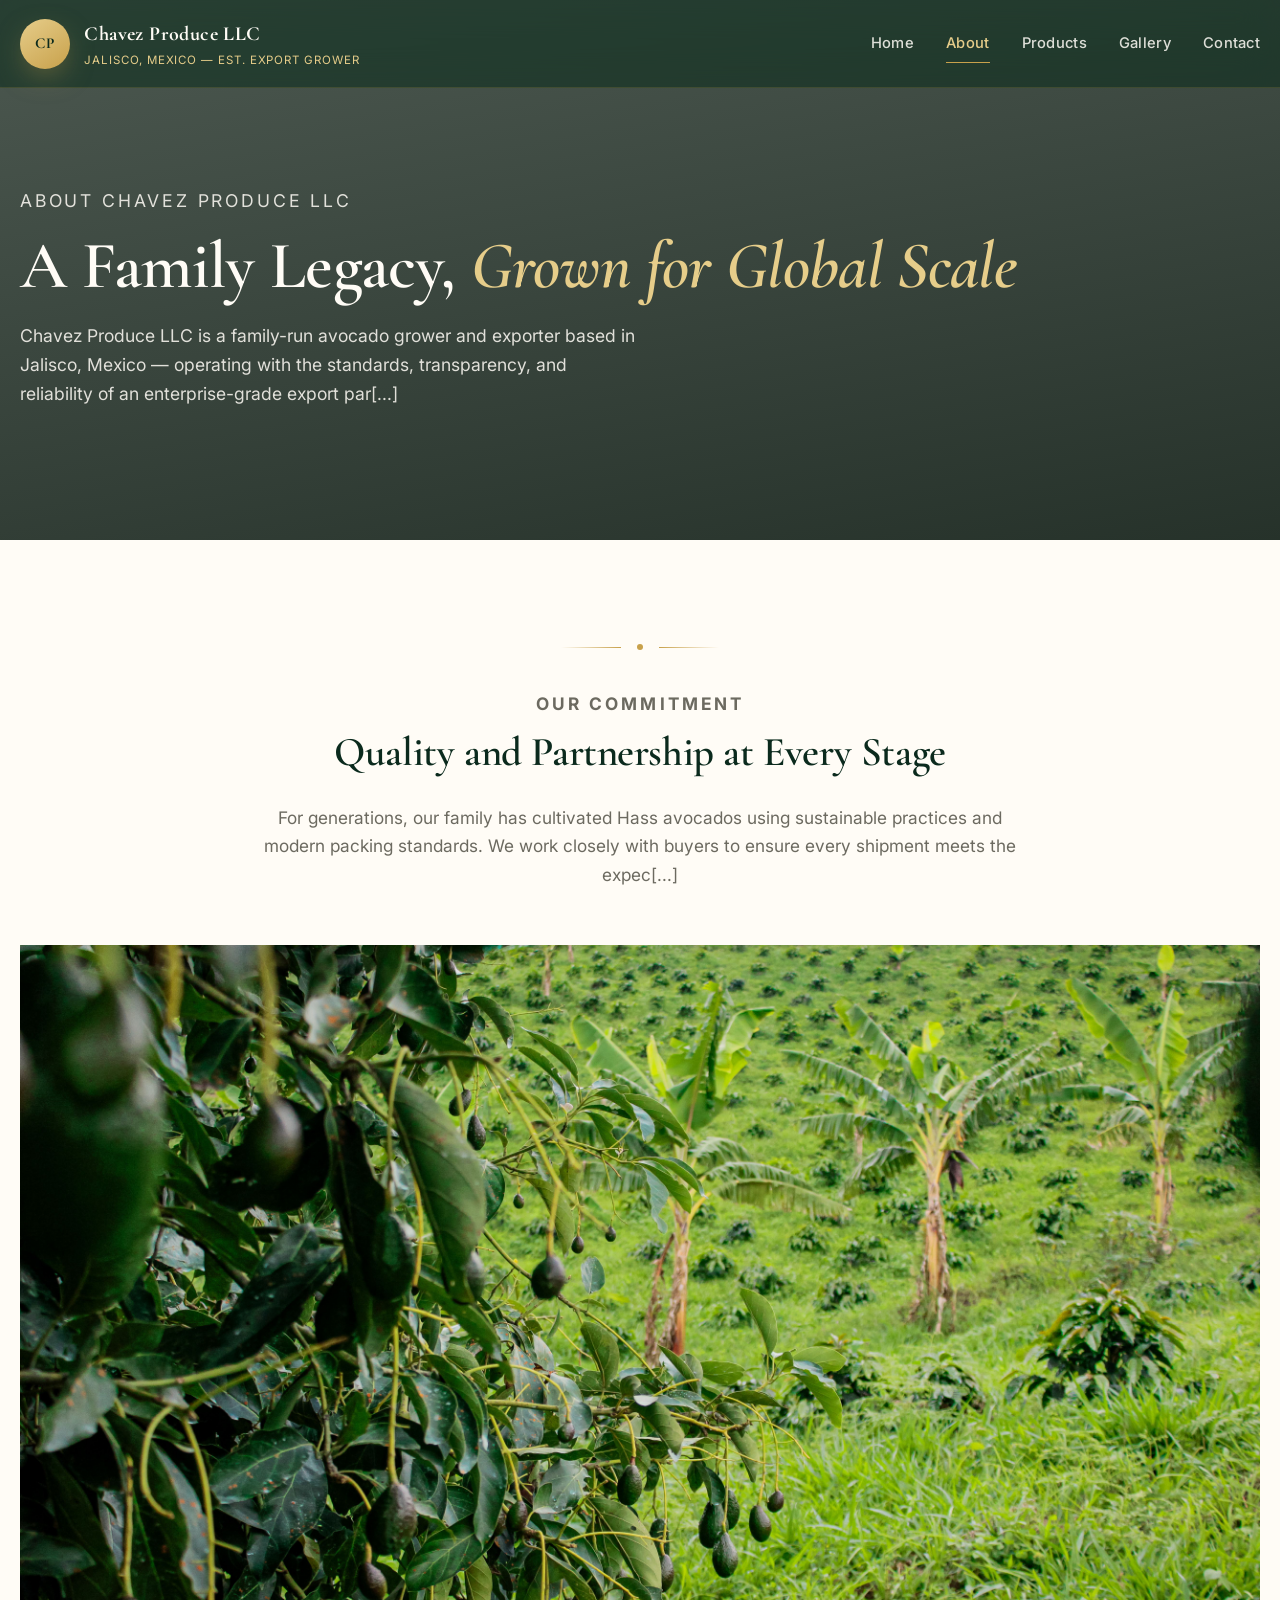
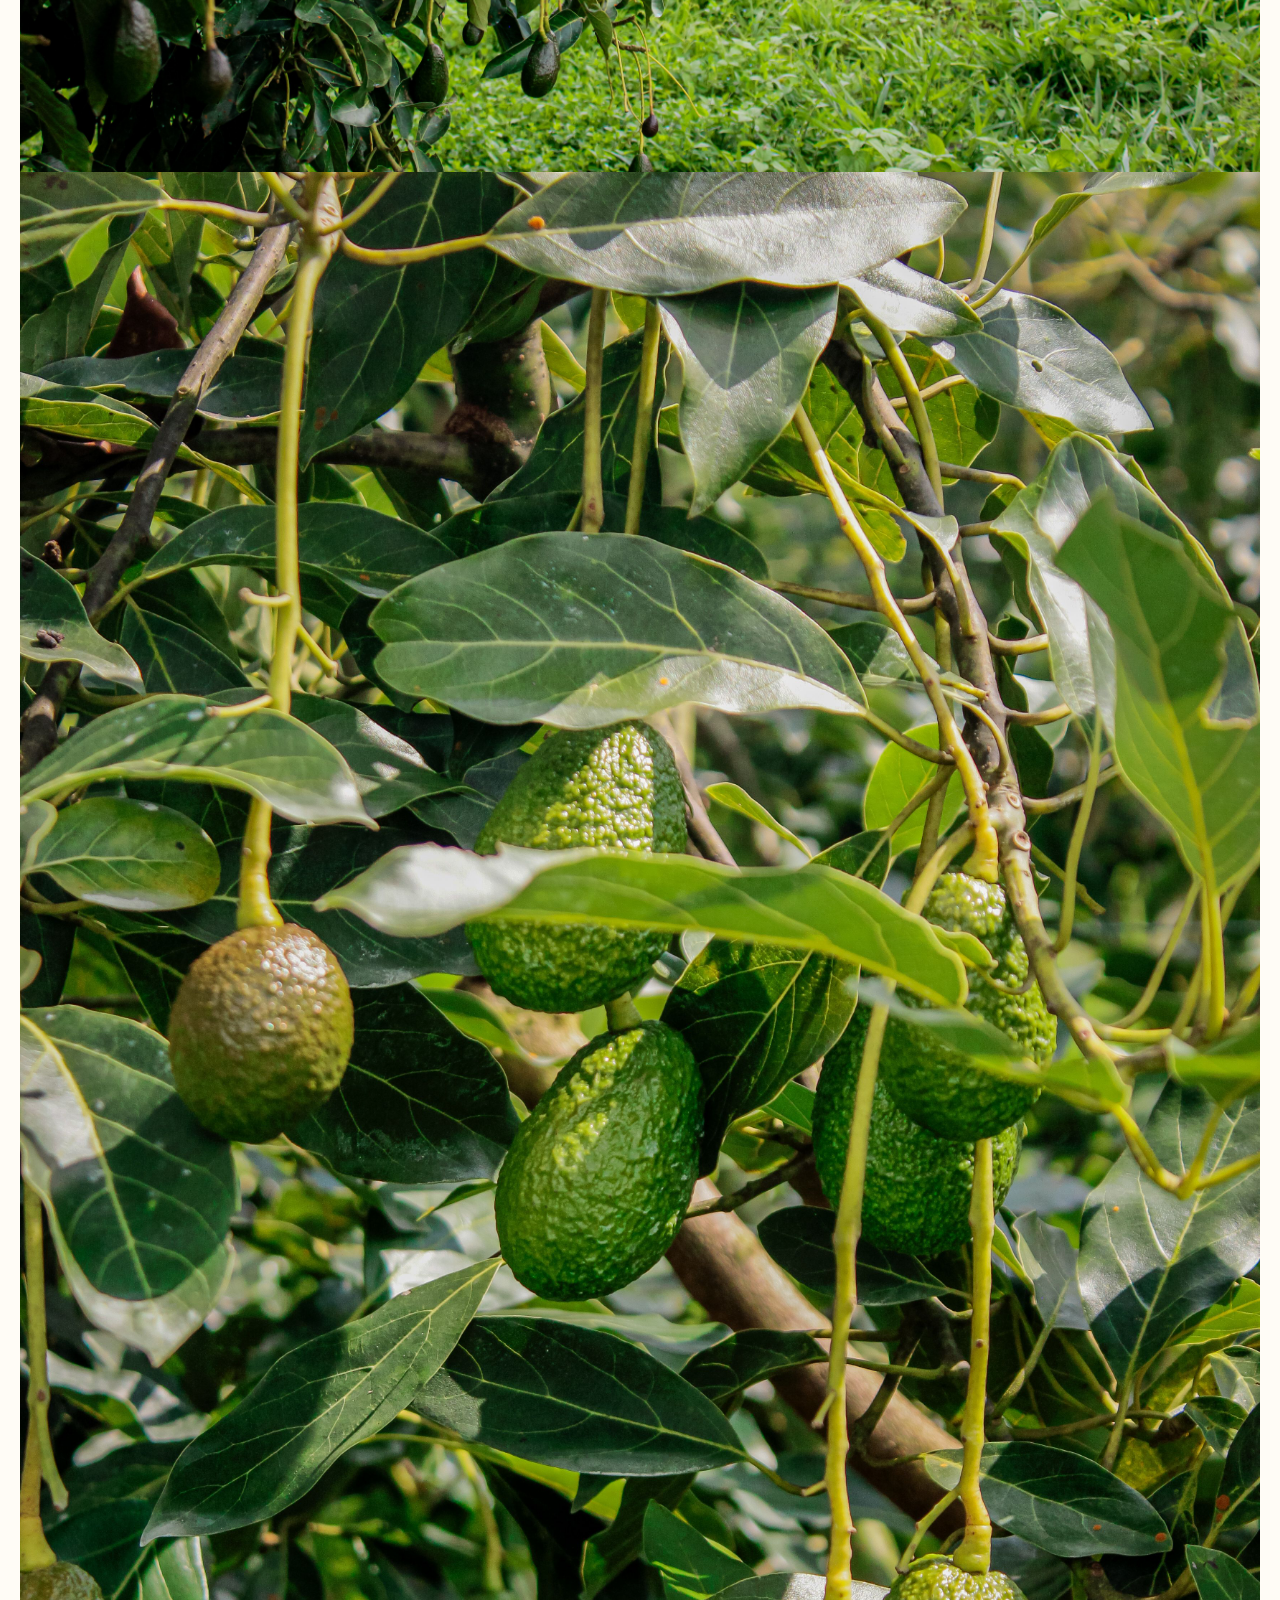
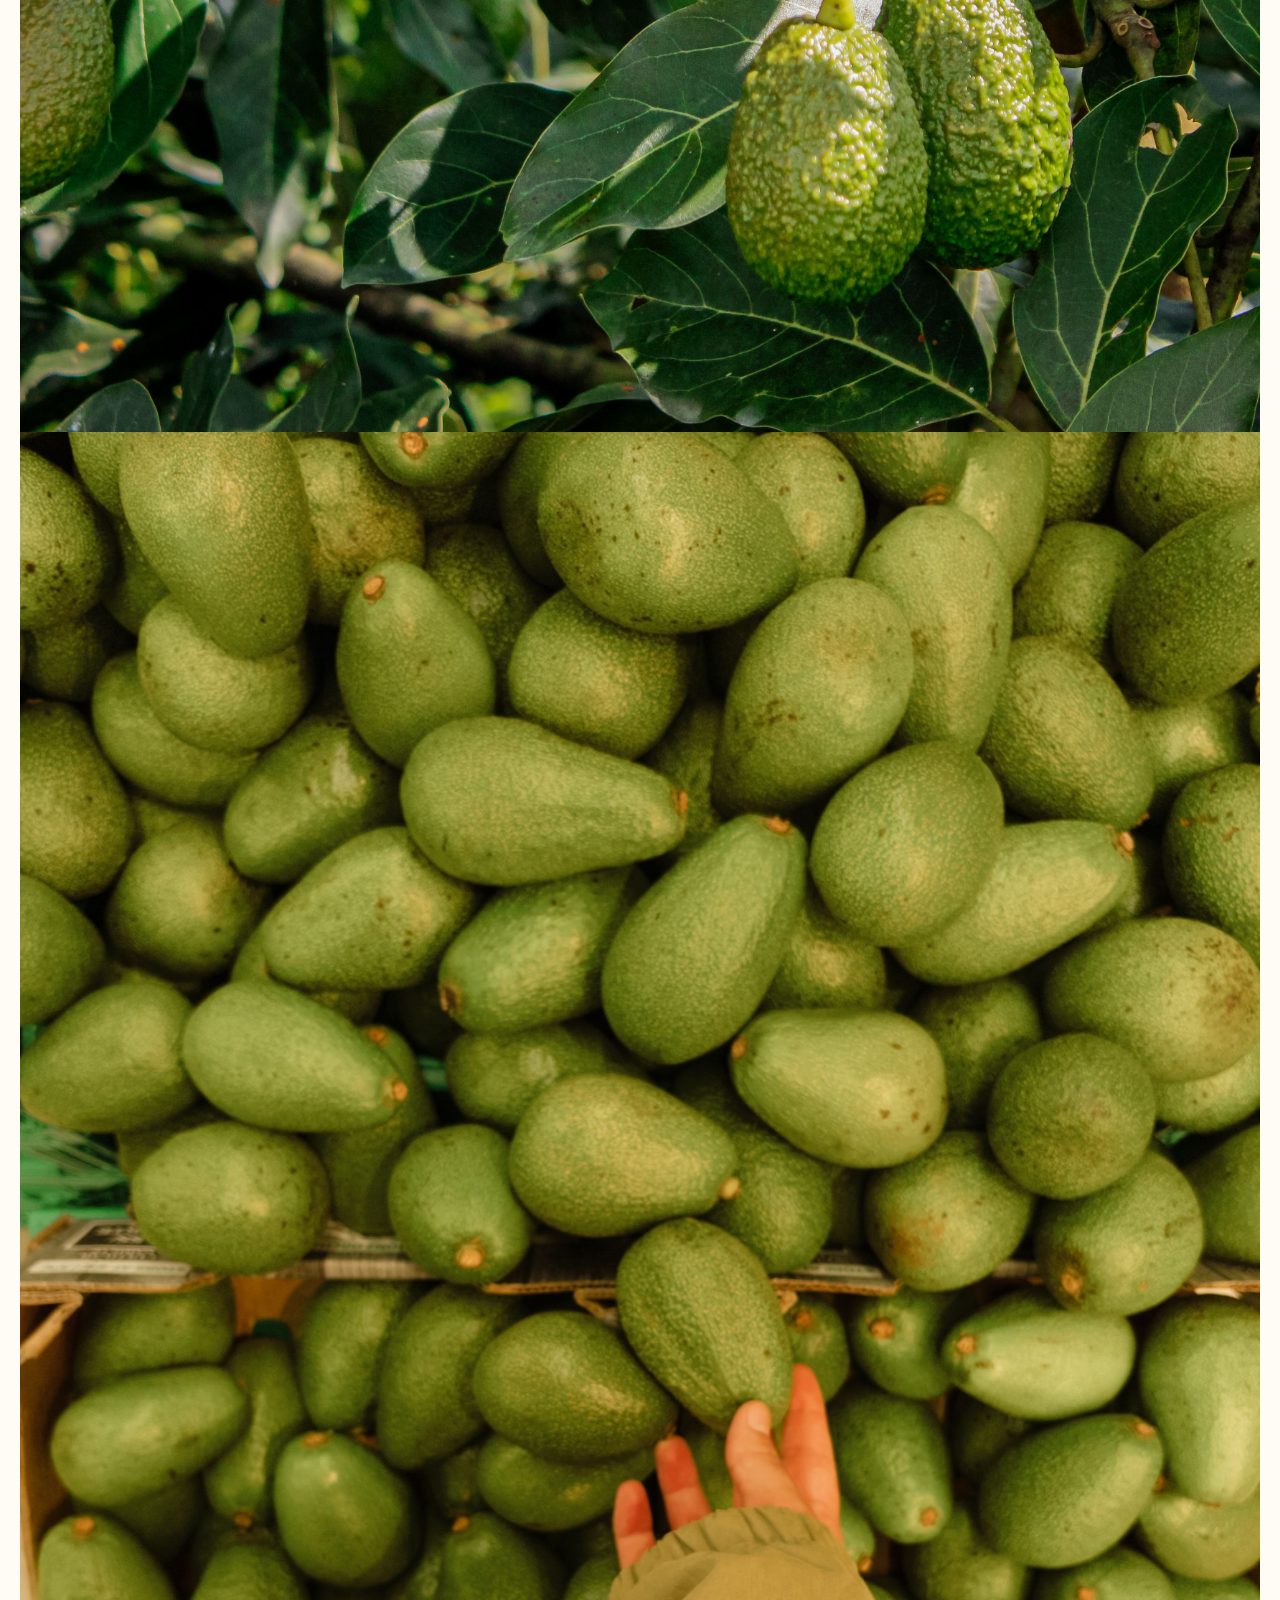
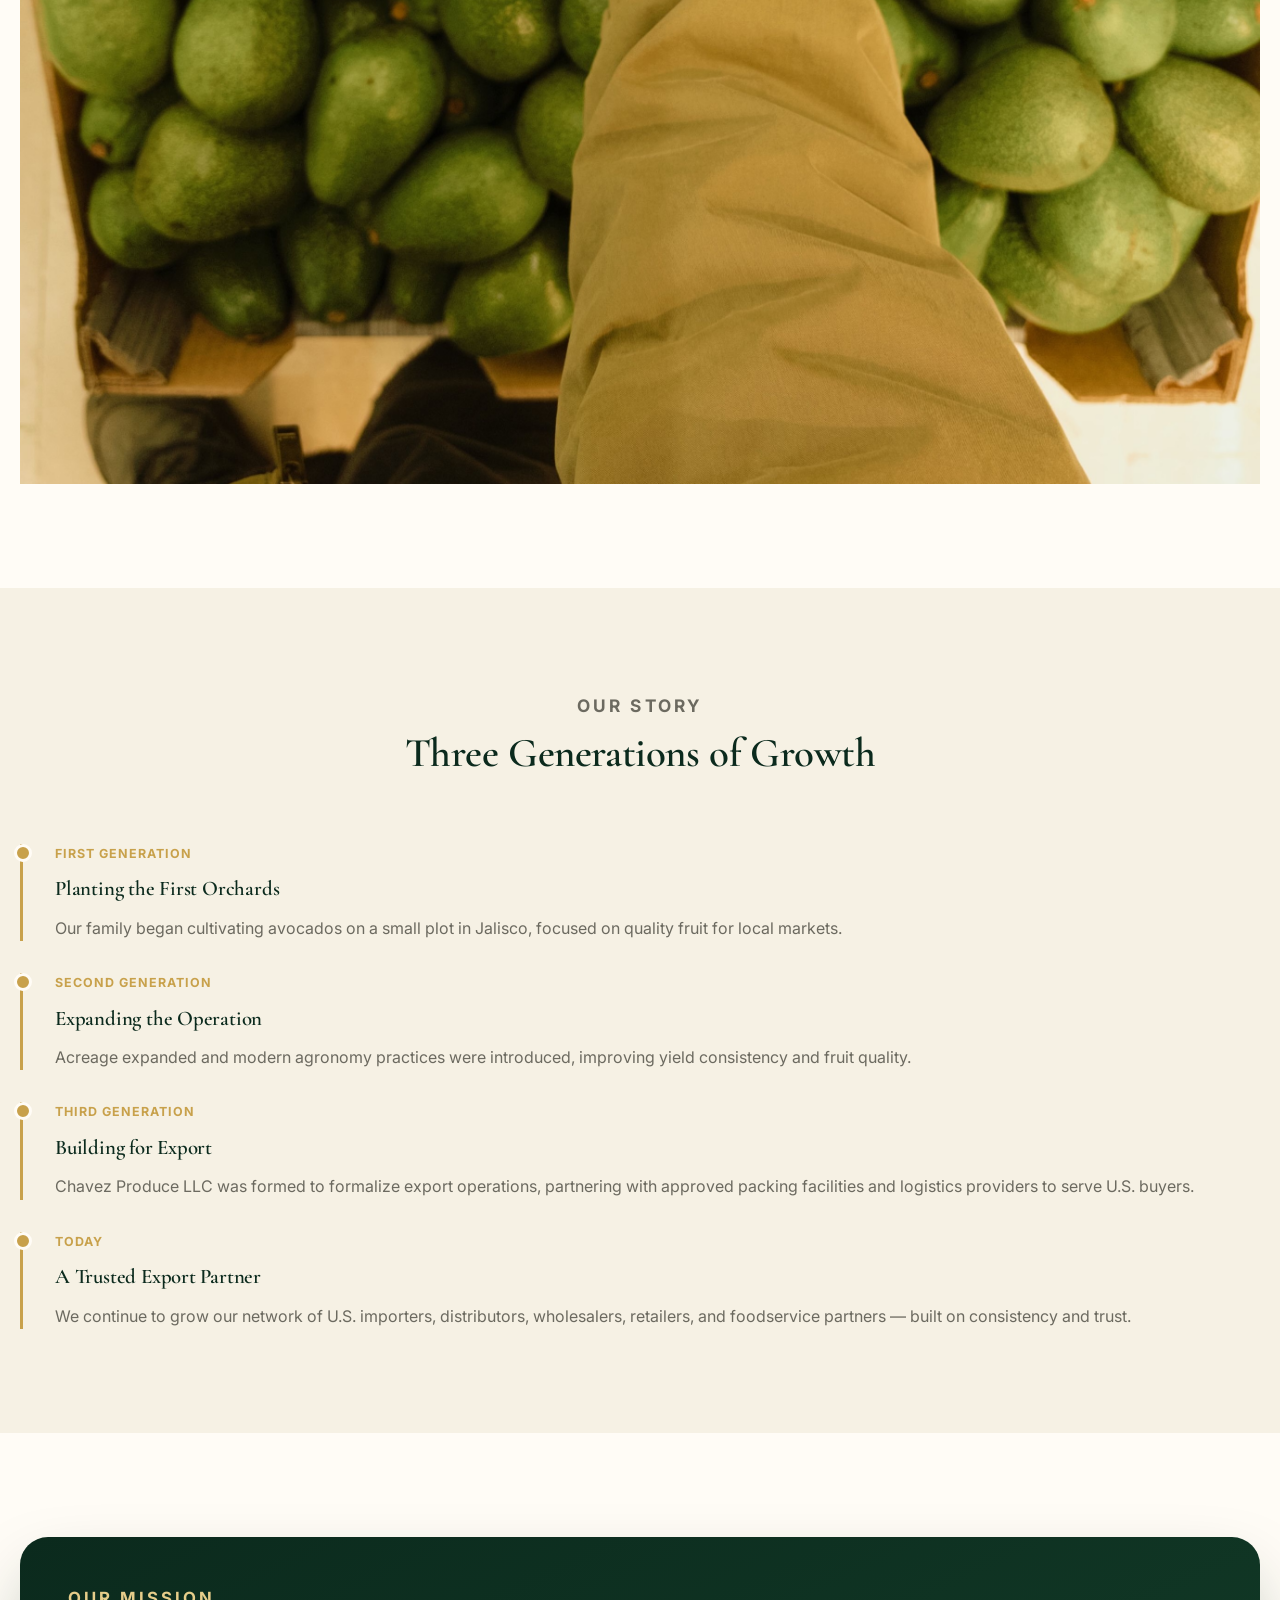
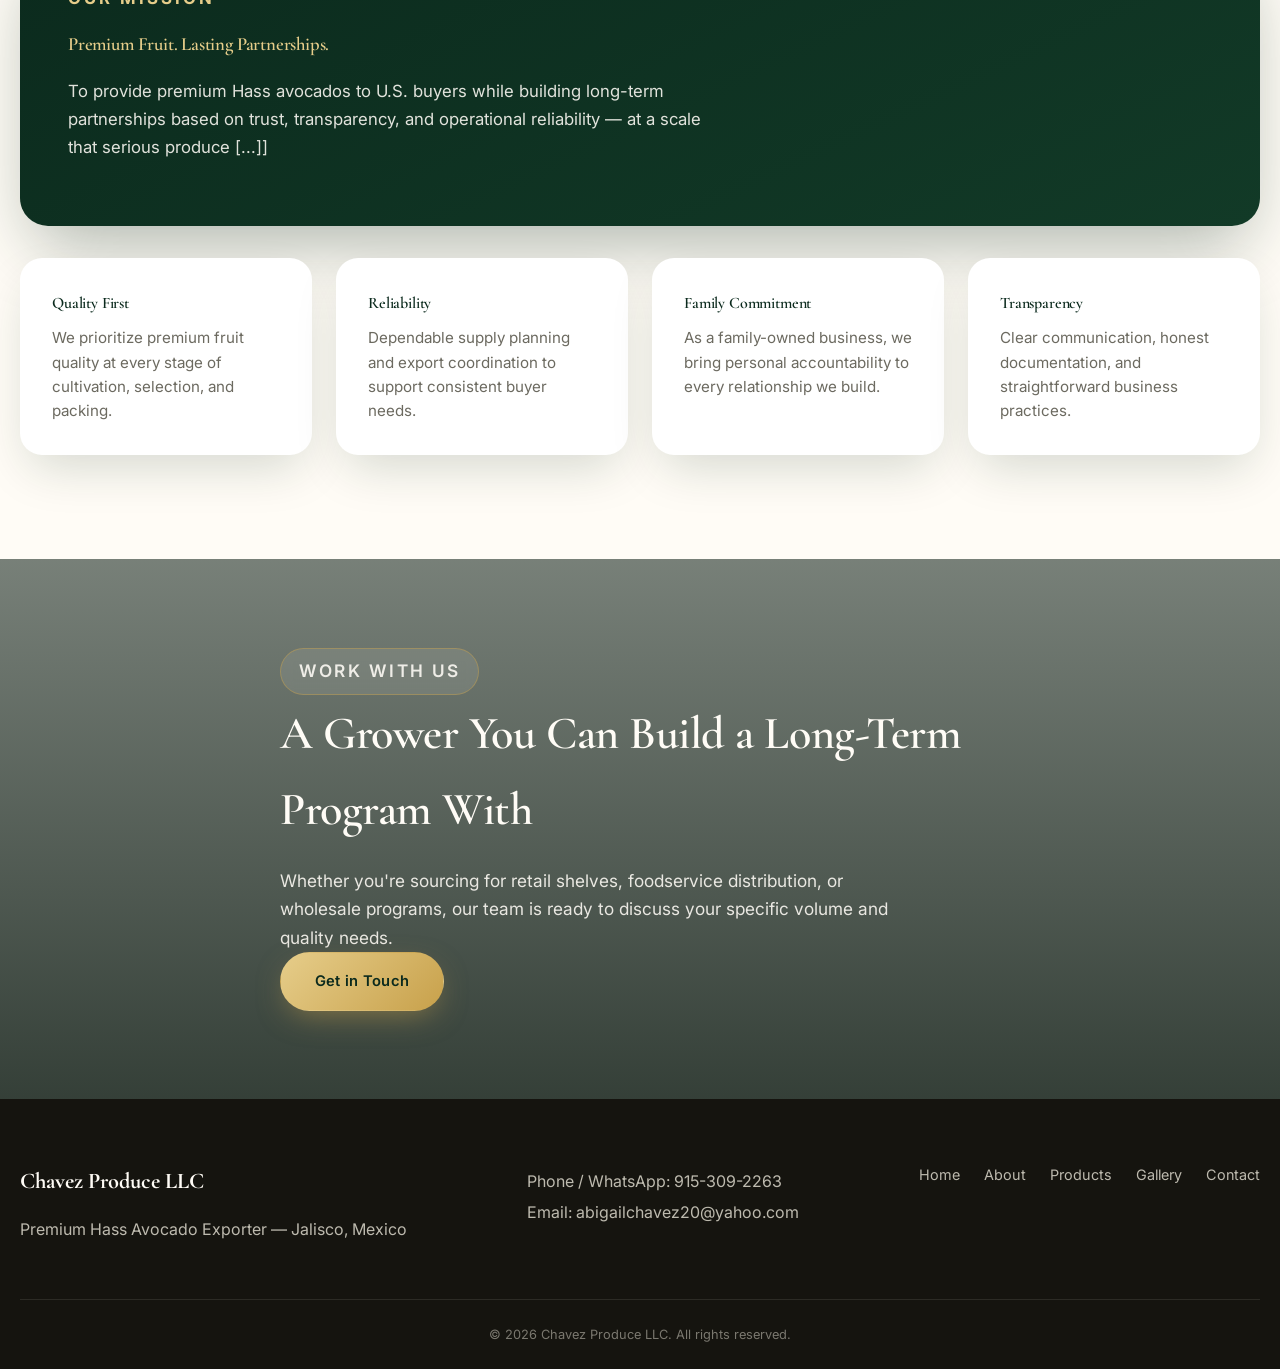
<file: about.html>
<!DOCTYPE html>
<html lang="en">
<head>
  <meta charset="UTF-8">
  <meta name="viewport" content="width=device-width, initial-scale=1.0">
  <title>About Us | Chavez Produce LLC</title>
  <meta name="description" content="A family-owned Hass avocado growing and export operation based in Jalisco, Mexico, built for enterprise-scale U.S. distribution.">
  <link rel="preconnect" href="https://fonts.googleapis.com">
  <link href="https://fonts.googleapis.com/css2?family=Cormorant+Garamond:wght@500;600;700&family=Inter:wght@400;500;600;700&display=swap" rel="stylesheet">
  <link rel="stylesheet" href="styles.css">
</head>
<body>
  <header class="site-header">
    <div class="container header-inner">
      <div class="brand">
        <div class="logo-mark">CP</div>
        <div>
          <p class="brand-name">Chavez Produce LLC</p>
          <p class="brand-tag">Jalisco, Mexico — Est. Export Grower</p>
        </div>
      </div>
      <nav class="site-nav">
        <a href="index.html" class="nav-link">Home</a>
        <a href="about.html" class="nav-link active">About</a>
        <a href="products.html" class="nav-link">Products</a>
        <a href="gallery.html" class="nav-link">Gallery</a>
        <a href="contact.html" class="nav-link">Contact</a>
      </nav>
      <button class="nav-toggle" aria-label="Toggle navigation">
        <span></span><span></span><span></span>
      </button>
    </div>
  </header>

  <main>
    <section class="page-hero about-hero">
      <div class="container">
        <p class="breadcrumb">About Chavez Produce LLC</p>
        <h1>A Family Legacy, <span class="accent">Grown for Global Scale</span></h1>
        <p>Chavez Produce LLC is a family-run avocado grower and exporter based in Jalisco, Mexico — operating with the standards, transparency, and reliability of an enterprise-grade export par[...]
      </div>
    </section>

    <!-- ============================ STORY INTRO ============================ -->
    <section class="section-pad bg-ivory">
      <div class="container">
        <div class="section-intro reveal">
          <div class="luxury-divider"><span></span><span class="dot"></span><span></span></div>
          <p class="section-label">Our Commitment</p>
          <h2>Quality and Partnership at Every Stage</h2>
          <p>For generations, our family has cultivated Hass avocados using sustainable practices and modern packing standards. We work closely with buyers to ensure every shipment meets the expec[...]
        </div>
        <div class="about-gallery-strip reveal-stagger">
          <img src="orchard-with-banana-trees.jpg" alt="Agricultural landscape in Jalisco, Mexico">
          <img src="avocados-tree-canopy.jpg" alt="Farmer harvesting avocados">
          <img src="avocados-boxes-packing.jpg" alt="Avocado packing facility">
        </div>
      </div>
    </section>

    <!-- ============================== TIMELINE ============================== -->
    <section class="section-pad bg-cream">
      <div class="container">
        <div class="section-intro reveal">
          <p class="section-label">Our Story</p>
          <h2>Three Generations of Growth</h2>
        </div>
        <div class="timeline reveal">
          <div class="timeline-item">
            <p class="timeline-year">First Generation</p>
            <h3>Planting the First Orchards</h3>
            <p>Our family began cultivating avocados on a small plot in Jalisco, focused on quality fruit for local markets.</p>
          </div>
          <div class="timeline-item">
            <p class="timeline-year">Second Generation</p>
            <h3>Expanding the Operation</h3>
            <p>Acreage expanded and modern agronomy practices were introduced, improving yield consistency and fruit quality.</p>
          </div>
          <div class="timeline-item">
            <p class="timeline-year">Third Generation</p>
            <h3>Building for Export</h3>
            <p>Chavez Produce LLC was formed to formalize export operations, partnering with approved packing facilities and logistics providers to serve U.S. buyers.</p>
          </div>
          <div class="timeline-item">
            <p class="timeline-year">Today</p>
            <h3>A Trusted Export Partner</h3>
            <p>We continue to grow our network of U.S. importers, distributors, wholesalers, retailers, and foodservice partners — built on consistency and trust.</p>
          </div>
        </div>
      </div>
    </section>

    <!-- ========================== MISSION / VALUES =========================== -->
    <section class="section-pad bg-ivory">
      <div class="container about-content">
        <div class="mission-values">
          <div class="mission-card reveal">
            <p class="section-label" style="color:var(--gold-light);">Our Mission</p>
            <h3>Premium Fruit. Lasting Partnerships.</h3>
            <p>To provide premium Hass avocados to U.S. buyers while building long-term partnerships based on trust, transparency, and operational reliability — at a scale that serious produce [...]]
          </div>
          <div class="values-grid reveal-stagger">
            <article class="value-card">
              <h4>Quality First</h4>
              <p>We prioritize premium fruit quality at every stage of cultivation, selection, and packing.</p>
            </article>
            <article class="value-card">
              <h4>Reliability</h4>
              <p>Dependable supply planning and export coordination to support consistent buyer needs.</p>
            </article>
            <article class="value-card">
              <h4>Family Commitment</h4>
              <p>As a family-owned business, we bring personal accountability to every relationship we build.</p>
            </article>
            <article class="value-card">
              <h4>Transparency</h4>
              <p>Clear communication, honest documentation, and straightforward business practices.</p>
            </article>
          </div>
        </div>
      </div>
    </section>

    <!-- ============================== CTA BANNER ============================== -->
    <section class="banner">
      <div class="container banner-inner reveal">
        <p class="eyebrow">Work With Us</p>
        <h2>A Grower You Can Build a Long-Term Program With</h2>
        <p>Whether you're sourcing for retail shelves, foodservice distribution, or wholesale programs, our team is ready to discuss your specific volume and quality needs.</p>
        <a href="contact.html" class="button button-primary">Get in Touch</a>
      </div>
    </section>
  </main>

  <footer class="site-footer">
    <div class="container">
      <div class="footer-inner">
        <div>
          <p class="footer-brand">Chavez Produce LLC</p>
          <p>Premium Hass Avocado Exporter — Jalisco, Mexico</p>
        </div>
        <div class="footer-contact">
          <p>Phone / WhatsApp: 915-309-2263</p>
          <p>Email: abigailchavez20@yahoo.com</p>
        </div>
        <nav class="footer-nav">
          <a href="index.html">Home</a>
          <a href="about.html">About</a>
          <a href="products.html">Products</a>
          <a href="gallery.html">Gallery</a>
          <a href="contact.html">Contact</a>
        </nav>
      </div>
      <p class="copyright">&copy; <span id="currentYear"></span> Chavez Produce LLC. All rights reserved.</p>
    </div>
  </footer>
  <script src="script.js"></script>
</body>
</html>
</file>
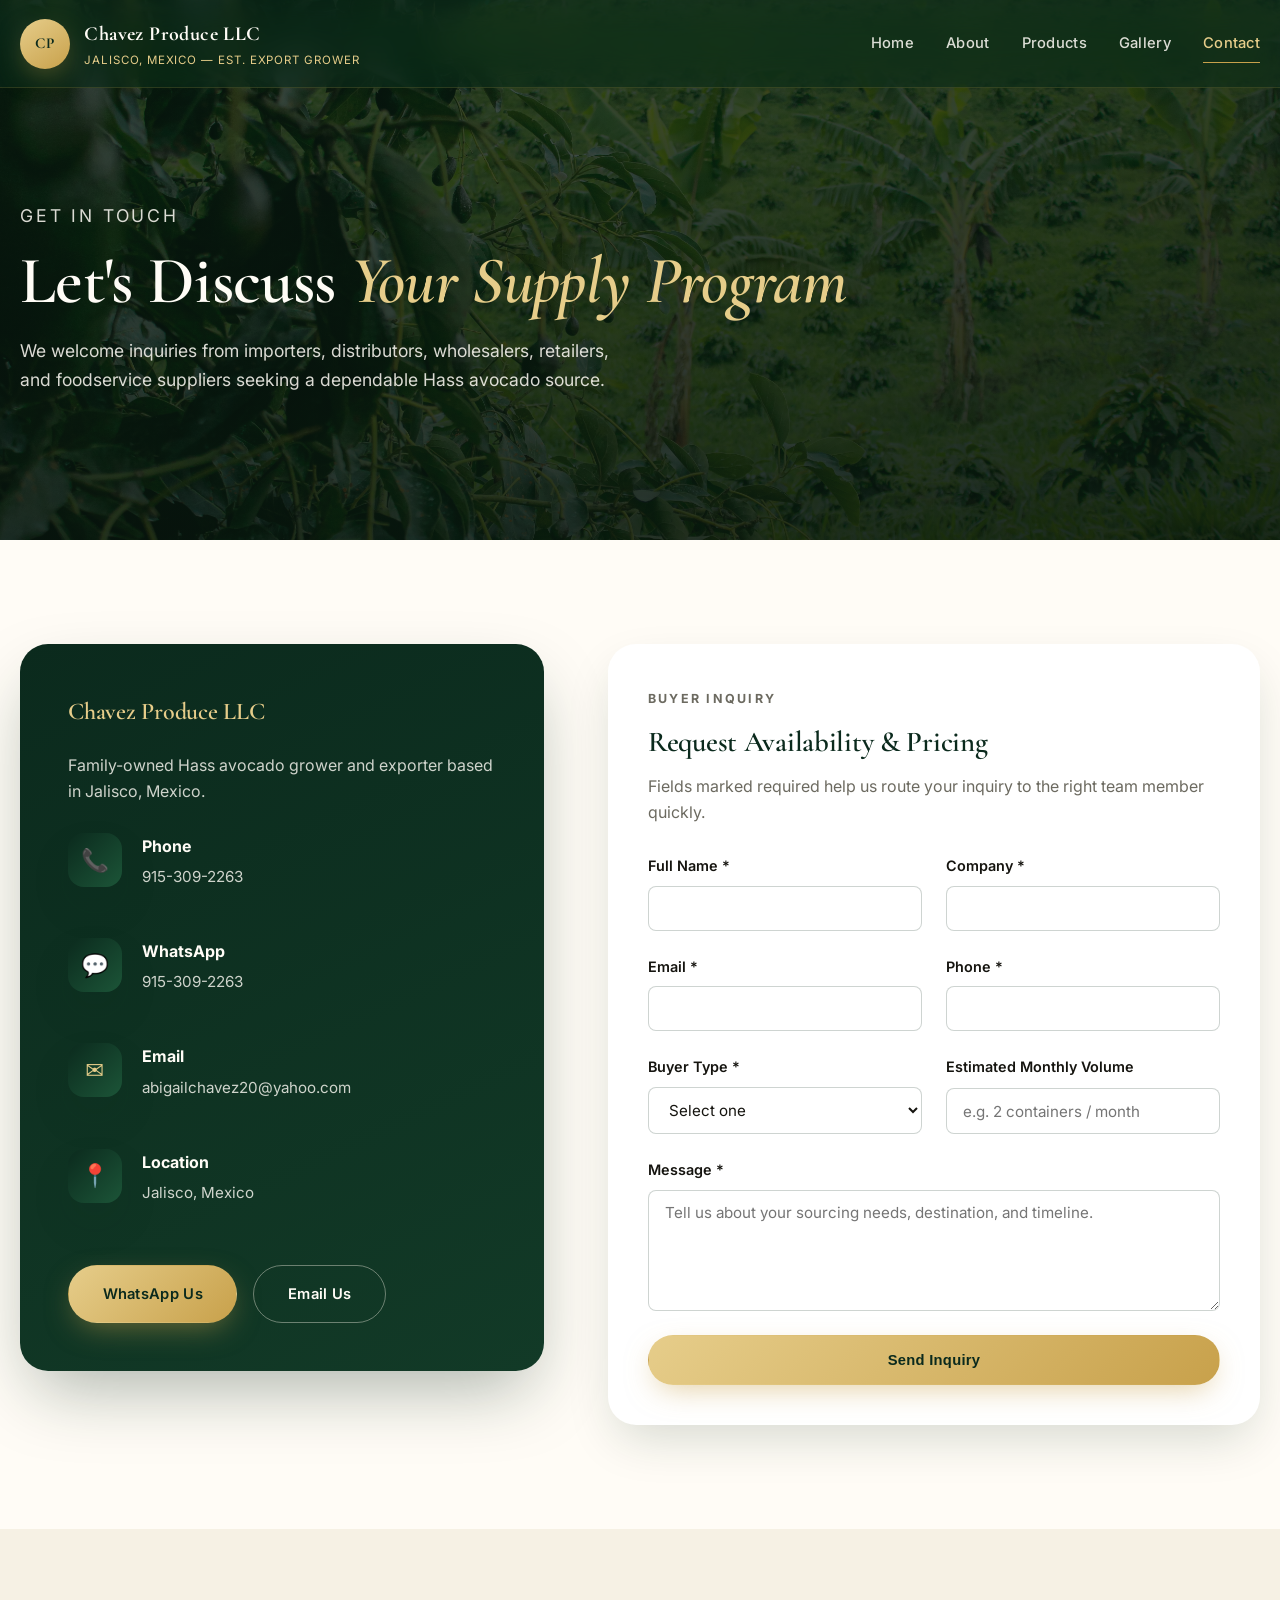
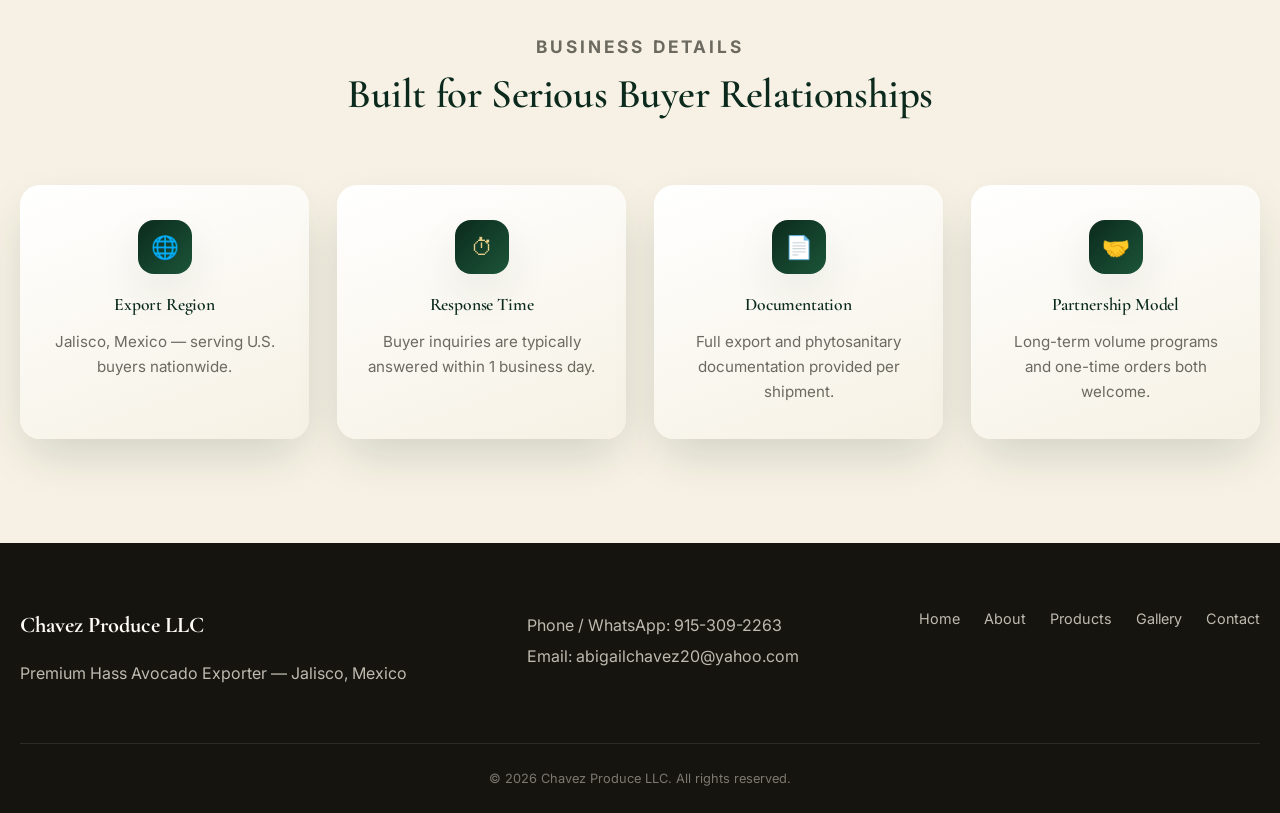
<file: contact.html>
<!DOCTYPE html>
<html lang="en">
<head>
  <meta charset="UTF-8">
  <meta name="viewport" content="width=device-width, initial-scale=1.0">
  <title>Contact | Chavez Produce LLC</title>
  <meta name="description" content="Connect with Chavez Produce LLC about Hass avocado availability, pricing, and export partnerships from Jalisco, Mexico.">
  <link rel="preconnect" href="https://fonts.googleapis.com">
  <link href="https://fonts.googleapis.com/css2?family=Cormorant+Garamond:wght@500;600;700&family=Inter:wght@400;500;600;700&display=swap" rel="stylesheet">
  <link rel="stylesheet" href="styles.css">
</head>
<body>
  <header class="site-header">
    <div class="container header-inner">
      <div class="brand">
        <div class="logo-mark">CP</div>
        <div>
          <p class="brand-name">Chavez Produce LLC</p>
          <p class="brand-tag">Jalisco, Mexico — Est. Export Grower</p>
        </div>
      </div>
      <nav class="site-nav">
        <a href="index.html" class="nav-link">Home</a>
        <a href="about.html" class="nav-link">About</a>
        <a href="products.html" class="nav-link">Products</a>
        <a href="gallery.html" class="nav-link">Gallery</a>
        <a href="contact.html" class="nav-link active">Contact</a>
      </nav>
      <button class="nav-toggle" aria-label="Toggle navigation">
        <span></span><span></span><span></span>
      </button>
    </div>
  </header>

  <main>
    <section class="page-hero contact-hero">
      <div class="container">
        <p class="breadcrumb">Get in Touch</p>
        <h1>Let's Discuss <span class="accent">Your Supply Program</span></h1>
        <p>We welcome inquiries from importers, distributors, wholesalers, retailers, and foodservice suppliers seeking a dependable Hass avocado source.</p>
      </div>
    </section>

    <section class="section-pad bg-ivory">
      <div class="container contact-content">
        <div class="contact-info-card reveal">
          <h2>Chavez Produce LLC</h2>
          <p style="color:rgba(255,252,246,0.8);">Family-owned Hass avocado grower and exporter based in Jalisco, Mexico.</p>

          <div class="contact-detail">
            <div class="feature-icon">&#128222;</div>
            <div>
              <strong>Phone</strong>
              <p>915-309-2263</p>
            </div>
          </div>
          <div class="contact-detail">
            <div class="feature-icon">&#128172;</div>
            <div>
              <strong>WhatsApp</strong>
              <p>915-309-2263</p>
            </div>
          </div>
          <div class="contact-detail">
            <div class="feature-icon">&#9993;</div>
            <div>
              <strong>Email</strong>
              <p>abigailchavez20@yahoo.com</p>
            </div>
          </div>
          <div class="contact-detail">
            <div class="feature-icon">&#128205;</div>
            <div>
              <strong>Location</strong>
              <p>Jalisco, Mexico</p>
            </div>
          </div>

          <div class="contact-quick-actions">
            <a href="https://wa.me/19153092263" target="_blank" rel="noopener" class="button button-primary">WhatsApp Us</a>
            <a href="mailto:abigailchavez20@yahoo.com" class="button button-secondary">Email Us</a>
          </div>
        </div>

        <div class="contact-form-card reveal">
          <p class="section-label">Buyer Inquiry</p>
          <h2 style="margin-top:0;">Request Availability &amp; Pricing</h2>
          <p style="color:var(--muted); margin-top:0.5rem;">Fields marked required help us route your inquiry to the right team member quickly.</p>

          <form id="contactForm" class="contact-form" novalidate style="margin-top:1.75rem;">
            <div class="form-grid">
              <div class="form-row">
                <label for="name">Full Name *</label>
                <input type="text" id="name" name="name" required>
                <span class="form-error">Please enter your name.</span>
              </div>
              <div class="form-row">
                <label for="company">Company *</label>
                <input type="text" id="company" name="company" required>
                <span class="form-error">Please enter your company name.</span>
              </div>
              <div class="form-row">
                <label for="email">Email *</label>
                <input type="email" id="email" name="email" required>
                <span class="form-error">Please enter a valid email address.</span>
              </div>
              <div class="form-row">
                <label for="phone">Phone *</label>
                <input type="tel" id="phone" name="phone" required>
                <span class="form-error">Please enter a valid phone number.</span>
              </div>
              <div class="form-row">
                <label for="buyerType">Buyer Type *</label>
                <select id="buyerType" name="buyerType" required>
                  <option value="">Select one</option>
                  <option>Importer</option>
                  <option>Distributor</option>
                  <option>Wholesaler</option>
                  <option>Retailer</option>
                  <option>Foodservice Buyer</option>
                  <option>Other</option>
                </select>
                <span class="form-error">Please select a buyer type.</span>
              </div>
              <div class="form-row">
                <label for="volume">Estimated Monthly Volume</label>
                <input type="text" id="volume" name="volume" placeholder="e.g. 2 containers / month">
              </div>
              <div class="form-row full-width">
                <label for="message">Message *</label>
                <textarea id="message" name="message" rows="5" required placeholder="Tell us about your sourcing needs, destination, and timeline."></textarea>
                <span class="form-error">Please enter a message.</span>
              </div>
            </div>
            <button type="submit" class="button button-primary button-block">Send Inquiry</button>
            <div class="form-success" id="formSuccess">
              &#10003; Thank you — your inquiry has been received. Our team will respond shortly.
            </div>
          </form>
        </div>
      </div>
    </section>

    <!-- ============================ BUSINESS DETAILS ============================ -->
    <section class="section-pad bg-cream">
      <div class="container">
        <div class="section-intro reveal">
          <p class="section-label">Business Details</p>
          <h2>Built for Serious Buyer Relationships</h2>
        </div>
        <div class="business-cards reveal-stagger">
          <div class="business-card">
            <div class="feature-icon">&#127760;</div>
            <h4>Export Region</h4>
            <p>Jalisco, Mexico — serving U.S. buyers nationwide.</p>
          </div>
          <div class="business-card">
            <div class="feature-icon">&#9201;</div>
            <h4>Response Time</h4>
            <p>Buyer inquiries are typically answered within 1 business day.</p>
          </div>
          <div class="business-card">
            <div class="feature-icon">&#128196;</div>
            <h4>Documentation</h4>
            <p>Full export and phytosanitary documentation provided per shipment.</p>
          </div>
          <div class="business-card">
            <div class="feature-icon">&#129309;</div>
            <h4>Partnership Model</h4>
            <p>Long-term volume programs and one-time orders both welcome.</p>
          </div>
        </div>
      </div>
    </section>
  </main>

  <footer class="site-footer">
    <div class="container">
      <div class="footer-inner">
        <div>
          <p class="footer-brand">Chavez Produce LLC</p>
          <p>Premium Hass Avocado Exporter — Jalisco, Mexico</p>
        </div>
        <div class="footer-contact">
          <p>Phone / WhatsApp: 915-309-2263</p>
          <p>Email: abigailchavez20@yahoo.com</p>
        </div>
        <nav class="footer-nav">
          <a href="index.html">Home</a>
          <a href="about.html">About</a>
          <a href="products.html">Products</a>
          <a href="gallery.html">Gallery</a>
          <a href="contact.html">Contact</a>
        </nav>
      </div>
      <p class="copyright">&copy; <span id="currentYear"></span> Chavez Produce LLC. All rights reserved.</p>
    </div>
  </footer>
  <script src="script.js"></script>
</body>
</html>
</file>
<file: styles.css>
/* ==========================================================================
   Chavez Produce LLC — Premium Export Brand Stylesheet
   Palette: deep green / gold / cream / charcoal
   ========================================================================== */

:root {
  --deep-green: #0b2a1d;
  --deep-green-2: #123a27;
  --deep-green-light: #1c5538;
  --gold: #c8a14b;
  --gold-light: #e6cd8a;
  --cream: #f6f1e4;
  --ivory: #fffcf6;
  --charcoal: #15140f;
  --charcoal-soft: #2a2823;
  --muted: #6c6a60;

  --shadow-soft: 0 20px 50px -10px rgba(11, 42, 29, 0.18);
  --shadow-lift: 0 30px 70px -15px rgba(11, 42, 29, 0.35);
  --shadow-gold: 0 10px 30px -8px rgba(200, 161, 75, 0.55);

  --ease: cubic-bezier(0.16, 1, 0.3, 1);
}

* {
  box-sizing: border-box;
}

html {
  scroll-behavior: smooth;
}

body {
  margin: 0;
  font-family: "Inter", system-ui, -apple-system, BlinkMacSystemFont, "Segoe UI", sans-serif;
  color: var(--charcoal);
  background: var(--ivory);
  line-height: 1.65;
  overflow-x: hidden;
}

h1, h2, h3, h4 {
  font-family: "Cormorant Garamond", "Playfair Display", Georgia, serif;
  font-weight: 600;
  letter-spacing: -0.01em;
  color: var(--deep-green);
}

img {
  max-width: 100%;
  display: block;
}

a {
  color: inherit;
  text-decoration: none;
}

.container {
  width: min(1240px, calc(100% - 2.5rem));
  margin: 0 auto;
}

/* ----------------------------- Reveal animation -------------------------- */
.reveal {
  opacity: 0;
  transform: translateY(36px);
  transition: opacity 0.9s var(--ease), transform 0.9s var(--ease);
}

.reveal.is-visible {
  opacity: 1;
  transform: translateY(0);
}

.reveal-stagger > * {
  opacity: 0;
  transform: translateY(28px);
  transition: opacity 0.7s var(--ease), transform 0.7s var(--ease);
}

.reveal-stagger.is-visible > * {
  opacity: 1;
  transform: translateY(0);
}

.reveal-stagger.is-visible > *:nth-child(1) { transition-delay: 0.05s; }
.reveal-stagger.is-visible > *:nth-child(2) { transition-delay: 0.15s; }
.reveal-stagger.is-visible > *:nth-child(3) { transition-delay: 0.25s; }
.reveal-stagger.is-visible > *:nth-child(4) { transition-delay: 0.35s; }
.reveal-stagger.is-visible > *:nth-child(5) { transition-delay: 0.45s; }
.reveal-stagger.is-visible > *:nth-child(6) { transition-delay: 0.55s; }

/* --------------------------------- Header -------------------------------- */
.site-header {
  position: fixed;
  top: 0;
  left: 0;
  right: 0;
  z-index: 100;
  background: rgba(11, 42, 29, 0.55);
  backdrop-filter: blur(18px) saturate(140%);
  -webkit-backdrop-filter: blur(18px) saturate(140%);
  border-bottom: 1px solid rgba(200, 161, 75, 0.18);
  transition: background 0.4s var(--ease), padding 0.4s var(--ease), box-shadow 0.4s var(--ease);
}

.site-header.scrolled {
  background: rgba(8, 28, 19, 0.88);
  box-shadow: 0 10px 40px rgba(0, 0, 0, 0.25);
}

.header-inner {
  display: flex;
  align-items: center;
  justify-content: space-between;
  gap: 1rem;
  padding: 1.1rem 0;
  transition: padding 0.4s var(--ease);
}

.brand {
  display: flex;
  align-items: center;
  gap: 0.9rem;
}

.logo-mark {
  width: 50px;
  height: 50px;
  display: grid;
  place-items: center;
  border-radius: 50%;
  background: linear-gradient(145deg, var(--gold-light), var(--gold));
  color: var(--deep-green);
  font-weight: 700;
  font-size: 0.95rem;
  letter-spacing: 0.05em;
  font-family: "Cormorant Garamond", serif;
  box-shadow: var(--shadow-gold);
}

.brand-name,
.brand-tag {
  margin: 0;
  color: var(--ivory);
}

.brand-name {
  font-family: "Cormorant Garamond", serif;
  font-size: 1.25rem;
  font-weight: 700;
  letter-spacing: 0.02em;
}

.brand-tag {
  color: var(--gold-light);
  font-size: 0.72rem;
  letter-spacing: 0.08em;
  text-transform: uppercase;
}

.site-nav {
  display: flex;
  flex-wrap: wrap;
  align-items: center;
  gap: 2rem;
}

.nav-link {
  position: relative;
  color: rgba(255, 252, 246, 0.85);
  font-weight: 500;
  font-size: 0.92rem;
  letter-spacing: 0.02em;
  padding: 0.35rem 0;
  transition: color 0.25s ease;
}

.nav-link::after {
  content: "";
  position: absolute;
  left: 0;
  bottom: -2px;
  width: 0;
  height: 1px;
  background: var(--gold);
  transition: width 0.3s var(--ease);
}

.nav-link:hover,
.nav-link.active {
  color: var(--gold-light);
}

.nav-link:hover::after,
.nav-link.active::after {
  width: 100%;
}

.nav-toggle {
  display: none;
  flex-direction: column;
  gap: 5px;
  background: none;
  border: none;
  cursor: pointer;
  padding: 0.5rem;
}

.nav-toggle span {
  width: 26px;
  height: 2px;
  background: var(--ivory);
  transition: transform 0.3s var(--ease), opacity 0.3s var(--ease);
}

/* ----------------------------------- Hero -------------------------------- */
.hero {
  position: relative;
  min-height: 100vh;
  display: flex;
  align-items: center;
  color: var(--ivory);
  background: linear-gradient(180deg, rgba(8, 26, 17, 0.55), rgba(8, 22, 14, 0.78)),
    url("https://upload.wikimedia.org/wikipedia/commons/thumb/1/1e/Avocado_Grove.jpg/1920px-Avocado_Grove.jpg")
    center / cover no-repeat fixed;
  overflow: hidden;
}

.hero::before {
  content: "";
  position: absolute;
  inset: 0;
  background: radial-gradient(ellipse at 30% 20%, rgba(200, 161, 75, 0.18), transparent 60%);
  pointer-events: none;
}

.hero-copy {
  position: relative;
  z-index: 2;
  padding: 8rem 0 6rem;
  max-width: 760px;
}

.eyebrow {
  display: inline-flex;
  align-items: center;
  gap: 0.6rem;
  margin: 0 0 1.5rem;
  padding: 0.5rem 1.1rem;
  border-radius: 999px;
  background: rgba(246, 241, 228, 0.1);
  border: 1px solid rgba(200, 161, 75, 0.45);
  color: var(--gold-light);
  font-weight: 600;
  font-size: 0.78rem;
  letter-spacing: 0.14em;
  text-transform: uppercase;
  backdrop-filter: blur(6px);
}

.hero h1,
.page-hero h1 {
  margin: 0 0 1.25rem;
  font-size: clamp(2.6rem, 5.2vw, 4.6rem);
  line-height: 1.05;
  color: var(--ivory);
}

.hero h1 .accent,
.page-hero h1 .accent {
  color: var(--gold-light);
  font-style: italic;
}

.hero-text,
.page-hero p {
  max-width: 620px;
  font-size: 1.1rem;
  color: rgba(255, 252, 246, 0.85);
}

.hero-actions {
  display: flex;
  flex-wrap: wrap;
  gap: 1rem;
  margin-top: 2.25rem;
}

.scroll-cue {
  position: absolute;
  bottom: 2.5rem;
  left: 50%;
  transform: translateX(-50%);
  z-index: 2;
  display: flex;
  flex-direction: column;
  align-items: center;
  gap: 0.6rem;
  color: rgba(255, 252, 246, 0.7);
  font-size: 0.75rem;
  letter-spacing: 0.18em;
  text-transform: uppercase;
}

.scroll-cue .line {
  width: 1px;
  height: 38px;
  background: linear-gradient(180deg, var(--gold-light), transparent);
  animation: scrollPulse 1.8s ease-in-out infinite;
}

@keyframes scrollPulse {
  0%, 100% { opacity: 0.3; }
  50% { opacity: 1; }
}

/* ------------------------------- Page heroes ----------------------------- */
.page-hero {
  position: relative;
  min-height: 60vh;
  display: flex;
  align-items: center;
  color: var(--ivory);
  background-size: cover;
  background-position: center;
  background-attachment: fixed;
  overflow: hidden;
}

.page-hero::before {
  content: "";
  position: absolute;
  inset: 0;
  background: linear-gradient(170deg, rgba(8, 26, 17, 0.72), rgba(8, 22, 14, 0.88));
}

.page-hero .container {
  position: relative;
  z-index: 2;
  padding: 9rem 0 4.5rem;
}

.about-hero { background-image: url("https://upload.wikimedia.org/wikipedia/commons/thumb/6/64/Avocado_and_lemon_orchards%2C_California_%289323%29.jpg/1280px-Avocado_and_lemon_orchards%2C_Califor[...]"); }
.products-hero { background-image: url("avocados-boxes-packing.jpg"); }
.gallery-hero { background-image: url("avocados-tree-canopy.jpg"); }
.contact-hero { background-image: url("orchard-with-banana-trees.jpg"); }

.breadcrumb {
  color: var(--gold-light);
  font-size: 0.78rem;
  letter-spacing: 0.16em;
  text-transform: uppercase;
  margin: 0 0 1rem;
}

/* --------------------------------- Buttons ------------------------------- */
.button {
  position: relative;
  display: inline-flex;
  align-items: center;
  justify-content: center;
  gap: 0.5rem;
  padding: 1rem 2.1rem;
  border-radius: 999px;
  font-weight: 600;
  font-size: 0.92rem;
  letter-spacing: 0.02em;
  border: 1px solid transparent;
  cursor: pointer;
  transition: transform 0.35s var(--ease), box-shadow 0.35s var(--ease), background 0.35s var(--ease), color 0.35s var(--ease);
}

.button:hover {
  transform: translateY(-3px);
}

.button-primary {
  background: linear-gradient(135deg, var(--gold-light), var(--gold));
  color: var(--deep-green);
  box-shadow: var(--shadow-gold);
}

.button-primary:hover {
  box-shadow: 0 18px 40px -8px rgba(200, 161, 75, 0.7);
}

.button-secondary {
  background: transparent;
  color: var(--ivory);
  border-color: rgba(246, 241, 228, 0.4);
}

.button-secondary:hover {
  background: rgba(246, 241, 228, 0.12);
  border-color: var(--gold-light);
}

.button-dark {
  background: var(--deep-green);
  color: var(--ivory);
  box-shadow: var(--shadow-soft);
}

.button-dark:hover {
  background: var(--deep-green-2);
  box-shadow: var(--shadow-lift);
}

.button-block {
  width: 100%;
}

/* ------------------------------ Section basics --------------------------- */
section {
  position: relative;
}

.section-pad {
  padding: 6.5rem 0;
}

.section-label {
  display: inline-block;
  color: var(--gold);
  font-weight: 700;
  font-size: 0.78rem;
  letter-spacing: 0.18em;
  text-transform: uppercase;
  margin: 0 0 1rem;
}

.section-intro {
  max-width: 760px;
  margin: 0 auto 3.5rem;
  text-align: center;
}

.section-intro.left {
  margin: 0 0 3.5rem;
  text-align: left;
}

.section-intro h2 {
  margin: 0 0 1.1rem;
  font-size: clamp(2rem, 3.2vw, 2.9rem);
}

.section-intro p {
  color: var(--muted);
  font-size: 1.08rem;
  margin: 0 auto;
}

.section-intro.left p {
  margin: 0;
}

/* --------------------------------- Dividers ------------------------------- */
.luxury-divider {
  display: flex;
  align-items: center;
  justify-content: center;
  gap: 1rem;
  margin: 0 auto 2.5rem;
  width: fit-content;
}

.luxury-divider span {
  width: 60px;
  height: 1px;
  background: linear-gradient(90deg, transparent, var(--gold));
}

.luxury-divider span:last-child {
  background: linear-gradient(90deg, var(--gold), transparent);
}

.luxury-divider .dot {
  width: 6px;
  height: 6px;
  border-radius: 50%;
  background: var(--gold);
}

.section-divider-wave {
  height: 90px;
  background: var(--ivory);
}

/* --------------------------------- Cards --------------------------------- */
.card-grid {
  display: grid;
  gap: 1.75rem;
  grid-template-columns: repeat(auto-fit, minmax(250px, 1fr));
}

.feature-card {
  position: relative;
  background: linear-gradient(160deg, #ffffff, var(--cream));
  border: 1px solid rgba(11, 42, 29, 0.06);
  border-radius: 22px;
  padding: 2.4rem 2rem;
  box-shadow: var(--shadow-soft);
  transition: transform 0.45s var(--ease), box-shadow 0.45s var(--ease);
}

.feature-card:hover {
  transform: translateY(-10px);
  box-shadow: var(--shadow-lift);
}

.feature-icon {
  width: 54px;
  height: 54px;
  border-radius: 16px;
  display: grid;
  place-items: center;
  background: linear-gradient(135deg, var(--deep-green), var(--deep-green-light));
  color: var(--gold-light);
  font-size: 1.4rem;
  margin-bottom: 1.4rem;
  box-shadow: var(--shadow-soft);
}

.feature-card h3 {
  margin: 0 0 0.7rem;
  font-size: 1.3rem;
}

.feature-card p {
  margin: 0;
  color: var(--muted);
}

/* ------------------------------- Stats counters --------------------------- */
.stats-section {
  background: linear-gradient(155deg, var(--deep-green) 0%, var(--deep-green-2) 55%, #0a2117 100%);
  color: var(--ivory);
  position: relative;
  overflow: hidden;
}

.stats-section::before {
  content: "";
  position: absolute;
  inset: 0;
  background: radial-gradient(circle at 80% 0%, rgba(200, 161, 75, 0.16), transparent 55%);
}

.stats-grid {
  position: relative;
  z-index: 1;
  display: grid;
  gap: 2rem;
  grid-template-columns: repeat(auto-fit, minmax(200px, 1fr));
  text-align: center;
}

.stat-card {
  padding: 1.5rem;
  border-right: 1px solid rgba(246, 241, 228, 0.12);
}

.stat-card:last-child {
  border-right: none;
}

.stat-number {
  font-family: "Cormorant Garamond", serif;
  font-size: clamp(2.4rem, 4vw, 3.4rem);
  font-weight: 700;
  color: var(--gold-light);
  line-height: 1;
}

.stat-number::after {
  content: attr(data-suffix);
}

.stat-label {
  margin-top: 0.6rem;
  font-size: 0.85rem;
  letter-spacing: 0.08em;
  text-transform: uppercase;
  color: rgba(246, 241, 228, 0.78);
}

/* --------------------------------- Banners -------------------------------- */
.banner {
  position: relative;
  min-height: 60vh;
  display: flex;
  align-items: center;
  color: var(--ivory);
  background: linear-gradient(180deg, rgba(8, 26, 17, 0.55), rgba(8, 22, 14, 0.82)),
    url("avocado-hand-multiple.jpg")
    center / cover no-repeat fixed;
}

.banner-inner {
  padding: 5rem 0;
  max-width: 720px;
}

.banner h2 {
  color: var(--ivory);
  font-size: clamp(2rem, 3.6vw, 3rem);
  margin: 0 0 1.25rem;
}

.banner p {
  margin: 0;
  max-width: 620px;
  color: rgba(255, 252, 246, 0.88);
  font-size: 1.08rem;
}

/* -------------------------------- Gallery preview -------------------------- */
.gallery-grid {
  display: grid;
  gap: 1.5rem;
  grid-template-columns: repeat(auto-fit, minmax(260px, 1fr));
}

.gallery-item {
  position: relative;
  overflow: hidden;
  border-radius: 20px;
  box-shadow: var(--shadow-soft);
  cursor: pointer;
}

.gallery-item img {
  width: 100%;
  height: 320px;
  object-fit: cover;
  transition: transform 0.7s var(--ease);
}

.gallery-item .overlay {
  position: absolute;
  inset: 0;
  background: linear-gradient(180deg, rgba(11, 42, 29, 0) 40%, rgba(8, 22, 14, 0.92) 100%);
  display: flex;
  align-items: flex-end;
  padding: 1.5rem;
  opacity: 0.85;
  transition: opacity 0.4s var(--ease);
}

.gallery-item .overlay span {
  color: var(--ivory);
  font-weight: 600;
  letter-spacing: 0.04em;
  transform: translateY(6px);
  transition: transform 0.4s var(--ease);
}

.gallery-item:hover img {
  transform: scale(1.08);
}

.gallery-item:hover .overlay {
  opacity: 1;
}

.gallery-item:hover .overlay span {
  transform: translateY(0);
}

/* -------------------------------- CTA panel -------------------------------- */
.contact-cta {
  padding: 6rem 0;
}

.cta-panel {
  position: relative;
  text-align: center;
  padding: 4.5rem 3rem;
  border-radius: 32px;
  background: linear-gradient(160deg, var(--deep-green), var(--deep-green-2));
  color: var(--ivory);
  box-shadow: var(--shadow-lift);
  overflow: hidden;
}

.cta-panel::before {
  content: "";
  position: absolute;
  inset: 0;
  background: radial-gradient(circle at 15% 20%, rgba(200, 161, 75, 0.22), transparent 50%);
}

.cta-panel h2 {
  position: relative;
  color: var(--ivory);
  margin: 0 0 1rem;
  font-size: clamp(1.8rem, 3vw, 2.5rem);
}

.cta-panel p {
  position: relative;
  max-width: 520px;
  margin: 0 auto 2rem;
  color: rgba(255, 252, 246, 0.85);
}

/* --------------------------------- Footer --------------------------------- */
.site-footer {
  background: var(--charcoal);
  color: rgba(246, 241, 228, 0.75);
  padding: 4rem 0 1.5rem;
}

.footer-inner {
  display: flex;
  align-items: flex-start;
  justify-content: space-between;
  gap: 2rem;
  flex-wrap: wrap;
  padding-bottom: 2.5rem;
  border-bottom: 1px solid rgba(246, 241, 228, 0.1);
}

.footer-brand {
  margin: 0 0 0.5rem;
  font-family: "Cormorant Garamond", serif;
  font-size: 1.4rem;
  font-weight: 700;
  color: var(--ivory);
}

.footer-contact p {
  margin: 0.3rem 0;
}

.footer-nav {
  display: flex;
  gap: 1.5rem;
  flex-wrap: wrap;
}

.footer-nav a {
  color: rgba(246, 241, 228, 0.75);
  font-size: 0.9rem;
  transition: color 0.25s ease;
}

.footer-nav a:hover {
  color: var(--gold-light);
}

.copyright {
  margin: 1.5rem 0 0;
  font-size: 0.8rem;
  color: rgba(246, 241, 228, 0.45);
  text-align: center;
}

/* ===========================================================================
   HOME PAGE SPECIFIC
   =========================================================================== */
.intro-split {
  display: grid;
  grid-template-columns: 1fr 1fr;
  gap: 4rem;
  align-items: center;
}

.intro-media {
  position: relative;
  border-radius: 28px;
  overflow: hidden;
  box-shadow: var(--shadow-lift);
}

.intro-media img {
  width: 100%;
  height: 480px;
  object-fit: cover;
  transition: transform 1.2s var(--ease);
}

.intro-media:hover img {
  transform: scale(1.06);
}

.intro-media-badge {
  position: absolute;
  bottom: -1px;
  right: -1px;
  background: linear-gradient(135deg, var(--gold-light), var(--gold));
  color: var(--deep-green);
  padding: 1.4rem 1.8rem;
  border-radius: 20px 0 0 0;
  font-family: "Cormorant Garamond", serif;
  font-weight: 700;
  text-align: center;
  box-shadow: -10px -10px 30px rgba(0,0,0,0.12);
}

.intro-media-badge strong {
  display: block;
  font-size: 1.8rem;
  line-height: 1;
}

.intro-media-badge span {
  font-size: 0.7rem;
  letter-spacing: 0.08em;
  text-transform: uppercase;
}

.intro-copy h2 {
  font-size: clamp(2rem, 3.2vw, 2.8rem);
  margin: 0 0 1.25rem;
}

.intro-copy p {
  color: var(--muted);
  font-size: 1.05rem;
}

.intro-list {
  list-style: none;
  margin: 1.75rem 0 0;
  padding: 0;
  display: grid;
  gap: 0.9rem;
}

.intro-list li {
  display: flex;
  align-items: flex-start;
  gap: 0.75rem;
  font-weight: 500;
  color: var(--charcoal-soft);
}

.intro-list li::before {
  content: "";
  flex-shrink: 0;
  width: 9px;
  height: 9px;
  margin-top: 0.4rem;
  border-radius: 50%;
  background: var(--gold);
}

.bg-cream {
  background: var(--cream);
}

.bg-ivory {
  background: var(--ivory);
}

.bg-charcoal {
  background: var(--charcoal);
  color: var(--ivory);
}

/* Export readiness split */
.readiness-split {
  display: grid;
  grid-template-columns: 1fr 1fr;
  gap: 4rem;
  align-items: center;
}

.readiness-split.reverse {
  direction: rtl;
}

.readiness-split.reverse > * {
  direction: ltr;
}

.glass-card {
  background: rgba(255, 255, 255, 0.6);
  border: 1px solid rgba(255, 255, 255, 0.5);
  backdrop-filter: blur(14px);
  -webkit-backdrop-filter: blur(14px);
  border-radius: 24px;
  padding: 2rem;
  box-shadow: var(--shadow-soft);
}

.process-grid {
  display: grid;
  gap: 1.5rem;
}

.process-step {
  display: flex;
  gap: 1.25rem;
  align-items: flex-start;
}

.process-step .step-number {
  flex-shrink: 0;
  width: 46px;
  height: 46px;
  border-radius: 50%;
  display: grid;
  place-items: center;
  background: var(--deep-green);
  color: var(--gold-light);
  font-family: "Cormorant Garamond", serif;
  font-weight: 700;
}

.process-step h4 {
  margin: 0 0 0.3rem;
  font-size: 1.05rem;
}

.process-step p {
  margin: 0;
  color: var(--muted);
  font-size: 0.95rem;
}

/* Partner logos / distribution */
.partner-strip {
  display: flex;
  flex-wrap: wrap;
  justify-content: center;
  gap: 2.5rem;
  margin-top: 2.5rem;
  opacity: 0.75;
}

.partner-strip span {
  font-family: "Cormorant Garamond", serif;
  font-size: 1.25rem;
  font-weight: 600;
  color: var(--charcoal-soft);
  letter-spacing: 0.04em;
}

/* ===========================================================================
   ABOUT PAGE
   =========================================================================== */
.about-content {
  display: grid;
  gap: 3rem;
}

.mission-values {
  display: grid;
  gap: 2rem;
}

.mission-card {
  background: linear-gradient(155deg, var(--deep-green), var(--deep-green-2));
  color: var(--ivory);
  border-radius: 28px;
  padding: 3rem;
  box-shadow: var(--shadow-lift);
}

.mission-card h3 {
  color: var(--gold-light);
  margin-top: 0;
}

.mission-card p {
  color: rgba(255, 252, 246, 0.88);
  font-size: 1.05rem;
  max-width: 640px;
}

.values-grid {
  display: grid;
  gap: 1.5rem;
  grid-template-columns: repeat(auto-fit, minmax(220px, 1fr));
}

.value-card {
  background: #fff;
  border-radius: 22px;
  padding: 2rem;
  box-shadow: var(--shadow-soft);
  transition: transform 0.4s var(--ease), box-shadow 0.4s var(--ease);
}

.value-card:hover {
  transform: translateY(-8px);
  box-shadow: var(--shadow-lift);
}

.value-card h4 {
  margin: 0 0 0.6rem;
  color: var(--deep-green);
}

.value-card p {
  margin: 0;
  color: var(--muted);
  font-size: 0.95rem;
  line-height: 1.6;
}

.timeline {
  display: grid;
  gap: 2rem;
}

.timeline-item {
  border-left: 3px solid var(--gold);
  padding-left: 2rem;
  position: relative;
}

.timeline-item::before {
  content: "";
  position: absolute;
  left: -9px;
  top: 0;
  width: 12px;
  height: 12px;
  border-radius: 50%;
  background: var(--gold);
  border: 3px solid var(--ivory);
}

.timeline-item .timeline-year {
  color: var(--gold);
  font-weight: 700;
  font-size: 0.78rem;
  letter-spacing: 0.08em;
  text-transform: uppercase;
  margin: 0 0 0.5rem;
}

.timeline-item h3 {
  margin: 0 0 0.5rem;
  font-size: 1.3rem;
}

.timeline-item p {
  margin: 0;
  color: var(--muted);
  font-size: 1rem;
}

/* ===========================================================================
   PRODUCTS PAGE
   =========================================================================== */
.product-cards {
  display: grid;
  gap: 2rem;
  grid-template-columns: repeat(auto-fit, minmax(280px, 1fr));
}

.product-card {
  background: #fff;
  border-radius: 20px;
  overflow: hidden;
  box-shadow: var(--shadow-soft);
  transition: transform 0.4s var(--ease), box-shadow 0.4s var(--ease);
}

.product-card:hover {
  transform: translateY(-12px);
  box-shadow: var(--shadow-lift);
}

.product-card-media {
  position: relative;
  overflow: hidden;
  height: 260px;
}

.product-card-media img {
  width: 100%;
  height: 100%;
  object-fit: cover;
  transition: transform 0.6s var(--ease);
}

.product-card:hover .product-card-media img {
  transform: scale(1.06);
}

.product-card-tag {
  position: absolute;
  top: 1rem;
  left: 1rem;
  display: inline-block;
  padding: 0.4rem 1rem;
  border-radius: 999px;
  background: var(--gold);
  color: var(--deep-green);
  font-weight: 700;
  font-size: 0.7rem;
  letter-spacing: 0.1em;
  text-transform: uppercase;
  z-index: 1;
}

.product-card-body {
  padding: 1.8rem;
}

.product-card-body h3 {
  margin: 0 0 0.7rem;
  font-size: 1.2rem;
}

.product-card-body p {
  margin: 0;
  color: var(--muted);
  font-size: 0.95rem;
}

.spec-table-wrap {
  overflow-x: auto;
}

.spec-table {
  width: 100%;
  border-collapse: collapse;
  background: #fff;
  border-radius: 16px;
  overflow: hidden;
  box-shadow: var(--shadow-soft);
}

.spec-table thead {
  background: linear-gradient(135deg, var(--deep-green), var(--deep-green-light));
  color: var(--ivory);
}

.spec-table th {
  padding: 1.2rem;
  text-align: left;
  font-weight: 600;
  font-size: 0.95rem;
  letter-spacing: 0.02em;
}

.spec-table td {
  padding: 1.2rem;
  border-top: 1px solid rgba(11, 42, 29, 0.08);
}

.spec-table tr:last-child td {
  border-bottom: none;
}

.spec-table tbody tr:hover {
  background: rgba(11, 42, 29, 0.03);
}

.packaging-grid {
  display: grid;
  gap: 1.75rem;
  grid-template-columns: repeat(auto-fit, minmax(240px, 1fr));
}

.packaging-card {
  background: linear-gradient(160deg, #ffffff, var(--cream));
  border-radius: 20px;
  padding: 2.2rem 1.8rem;
  box-shadow: var(--shadow-soft);
  text-align: center;
  transition: transform 0.4s var(--ease), box-shadow 0.4s var(--ease);
}

.packaging-card:hover {
  transform: translateY(-8px);
  box-shadow: var(--shadow-lift);
}

.packaging-card .feature-icon {
  margin: 0 auto 1rem;
}

.packaging-card h4 {
  margin: 0 0 0.6rem;
  font-size: 1.1rem;
}

.packaging-card p {
  margin: 0;
  color: var(--muted);
  font-size: 0.95rem;
}

.availability-bar {
  display: grid;
  grid-template-columns: repeat(12, 1fr);
  gap: 0.5rem;
  background: #fff;
  border-radius: 16px;
  padding: 1.5rem;
  box-shadow: var(--shadow-soft);
}

.month {
  text-align: center;
  padding: 1rem 0.5rem;
  border-radius: 8px;
  background: rgba(11, 42, 29, 0.06);
  font-weight: 600;
  font-size: 0.85rem;
  color: var(--charcoal-soft);
}

.month.peak {
  background: linear-gradient(135deg, var(--gold-light), var(--gold));
  color: var(--deep-green);
  font-weight: 700;
}

.qa-grid {
  display: grid;
  gap: 1.75rem;
  grid-template-columns: repeat(auto-fit, minmax(260px, 1fr));
}

.qa-card {
  display: flex;
  gap: 1.5rem;
  align-items: flex-start;
}

.qa-card .feature-icon {
  flex-shrink: 0;
  margin-bottom: 0;
}

.qa-card h4 {
  margin: 0 0 0.4rem;
  font-size: 1.1rem;
}

.qa-card p {
  margin: 0;
  color: var(--muted);
  font-size: 0.95rem;
}

/* ===========================================================================
   GALLERY PAGE
   =========================================================================== */
.gallery-filters {
  display: flex;
  flex-wrap: wrap;
  justify-content: center;
  gap: 1rem;
  margin-bottom: 3rem;
}

.filter-btn {
  padding: 0.6rem 1.4rem;
  border: 1px solid rgba(11, 42, 29, 0.2);
  background: #fff;
  border-radius: 999px;
  cursor: pointer;
  font-weight: 600;
  font-size: 0.85rem;
  letter-spacing: 0.02em;
  color: var(--charcoal-soft);
  transition: all 0.3s ease;
}

.filter-btn:hover {
  border-color: var(--gold);
  color: var(--gold);
}

.filter-btn.active {
  background: linear-gradient(135deg, var(--gold-light), var(--gold));
  color: var(--deep-green);
  border-color: var(--gold);
}

.masonry-grid {
  display: grid;
  gap: 1.5rem;
  grid-template-columns: repeat(auto-fit, minmax(200px, 1fr));
  grid-auto-rows: 250px;
}

.masonry-item {
  position: relative;
  overflow: hidden;
  border-radius: 16px;
  box-shadow: var(--shadow-soft);
  cursor: pointer;
  grid-column: auto;
  grid-row: auto;
}

.masonry-item.wide {
  grid-column: span 2;
}

.masonry-item.tall {
  grid-row: span 2;
}

.masonry-item.hidden {
  display: none;
}

.masonry-item img {
  width: 100%;
  height: 100%;
  object-fit: cover;
  transition: transform 0.7s var(--ease);
}

.masonry-item .overlay {
  position: absolute;
  inset: 0;
  background: linear-gradient(180deg, rgba(11, 42, 29, 0) 0%, rgba(8, 22, 14, 0.9) 70%);
  display: flex;
  flex-direction: column;
  align-items: flex-start;
  justify-content: flex-end;
  padding: 1.5rem;
  opacity: 0;
  transition: opacity 0.4s var(--ease);
}

.masonry-item .overlay .cat {
  display: inline-block;
  padding: 0.3rem 0.8rem;
  background: var(--gold);
  color: var(--deep-green);
  border-radius: 999px;
  font-weight: 700;
  font-size: 0.65rem;
  letter-spacing: 0.08em;
  text-transform: uppercase;
  margin-bottom: 0.6rem;
}

.masonry-item .overlay .title {
  color: var(--ivory);
  font-weight: 600;
  font-size: 1rem;
  letter-spacing: 0.02em;
}

.masonry-item:hover {
  box-shadow: var(--shadow-lift);
}

.masonry-item:hover img {
  transform: scale(1.08);
}

.masonry-item:hover .overlay {
  opacity: 1;
}

/* ===========================================================================
   CONTACT PAGE
   =========================================================================== */
.contact-content {
  display: grid;
  grid-template-columns: 1fr 1fr;
  gap: 4rem;
  align-items: flex-start;
}

.contact-info-card {
  background: linear-gradient(155deg, var(--deep-green), var(--deep-green-2));
  color: var(--ivory);
  border-radius: 28px;
  padding: 3rem;
  box-shadow: var(--shadow-lift);
}

.contact-info-card h2 {
  color: var(--gold-light);
  margin-top: 0;
}

.contact-detail {
  display: flex;
  gap: 1.25rem;
  align-items: flex-start;
  margin: 1.8rem 0;
}

.contact-detail strong {
  display: block;
  margin-bottom: 0.3rem;
}

.contact-detail p {
  margin: 0;
  color: rgba(255, 252, 246, 0.8);
  font-size: 0.95rem;
}

.contact-quick-actions {
  display: flex;
  gap: 1rem;
  margin-top: 2.5rem;
}

.contact-form-card {
  background: #fff;
  border-radius: 28px;
  padding: 2.5rem;
  box-shadow: var(--shadow-soft);
}

.contact-form-card p {
  color: var(--muted);
  margin: 0 0 0.5rem;
}

.contact-form-card h2 {
  margin: 0 0 0.5rem;
  font-size: 1.8rem;
}

.contact-form {
  display: grid;
  gap: 1.5rem;
}

.form-grid {
  display: grid;
  grid-template-columns: 1fr 1fr;
  gap: 1.5rem;
}

.form-row {
  display: grid;
  gap: 0.5rem;
  grid-column: auto;
}

.form-row.full-width {
  grid-column: 1 / -1;
}

.form-row label {
  display: block;
  font-weight: 600;
  font-size: 0.9rem;
  color: var(--charcoal);
}

.form-row input,
.form-row select,
.form-row textarea {
  padding: 0.75rem 1rem;
  border: 1px solid rgba(11, 42, 29, 0.2);
  border-radius: 8px;
  font-family: inherit;
  font-size: 0.95rem;
  color: var(--charcoal);
  background: #fff;
  transition: border-color 0.25s ease, box-shadow 0.25s ease;
}

.form-row input:focus,
.form-row select:focus,
.form-row textarea:focus {
  outline: none;
  border-color: var(--gold);
  box-shadow: 0 0 0 3px rgba(200, 161, 75, 0.12);
}

.form-row.has-error input,
.form-row.has-error select,
.form-row.has-error textarea {
  border-color: #e74c3c;
  background: rgba(231, 76, 60, 0.05);
}

.form-error {
  display: none;
  font-size: 0.8rem;
  color: #e74c3c;
  margin-top: -0.25rem;
}

.form-row.has-error .form-error {
  display: block;
}

.form-success {
  display: none;
  padding: 1rem 1.5rem;
  border-radius: 8px;
  background: rgba(39, 174, 96, 0.1);
  color: #27ae60;
  font-weight: 600;
  font-size: 0.95rem;
  text-align: center;
}

.form-success.visible {
  display: block;
  animation: slideIn 0.4s var(--ease);
}

@keyframes slideIn {
  from {
    opacity: 0;
    transform: translateY(-10px);
  }
  to {
    opacity: 1;
    transform: translateY(0);
  }
}

.business-cards {
  display: grid;
  gap: 1.75rem;
  grid-template-columns: repeat(auto-fit, minmax(240px, 1fr));
}

.business-card {
  background: linear-gradient(160deg, #ffffff, var(--cream));
  border-radius: 20px;
  padding: 2.2rem 1.8rem;
  text-align: center;
  box-shadow: var(--shadow-soft);
  transition: transform 0.4s var(--ease), box-shadow 0.4s var(--ease);
}

.business-card:hover {
  transform: translateY(-8px);
  box-shadow: var(--shadow-lift);
}

.business-card .feature-icon {
  margin: 0 auto 1rem;
}

.business-card h4 {
  margin: 0 0 0.6rem;
  font-size: 1.1rem;
}

.business-card p {
  margin: 0;
  color: var(--muted);
  font-size: 0.95rem;
}

/* ===========================================================================
   RESPONSIVE DESIGN
   =========================================================================== */
@media (max-width: 768px) {
  .site-nav {
    display: none;
    position: fixed;
    top: 80px;
    left: 0;
    right: 0;
    flex-direction: column;
    gap: 0;
    background: rgba(8, 28, 19, 0.98);
    padding: 1rem 0;
    z-index: 99;
  }

  .site-nav.open {
    display: flex;
  }

  .nav-link {
    padding: 1rem 1.5rem;
    border-bottom: 1px solid rgba(200, 161, 75, 0.1);
  }

  .nav-toggle {
    display: flex;
  }

  .header-inner {
    padding: 0.8rem 0;
  }

  .hero-copy {
    padding: 6rem 0 4rem;
  }

  .intro-split,
  .readiness-split {
    grid-template-columns: 1fr;
    gap: 2.5rem;
  }

  .readiness-split.reverse {
    direction: ltr;
  }

  .contact-content {
    grid-template-columns: 1fr;
    gap: 2rem;
  }

  .form-grid {
    grid-template-columns: 1fr;
  }

  .masonry-grid {
    grid-template-columns: repeat(auto-fit, minmax(150px, 1fr));
    grid-auto-rows: 180px;
  }

  .masonry-item.wide,
  .masonry-item.tall {
    grid-column: auto;
    grid-row: auto;
  }
}

@media (max-width: 480px) {
  .hero-copy {
    padding: 4rem 0 2rem;
  }

  .hero h1,
  .page-hero h1 {
    font-size: clamp(1.8rem, 5vw, 2.4rem);
  }

  .section-pad {
    padding: 4rem 0;
  }

  .card-grid,
  .values-grid,
  .packaging-grid,
  .qa-grid,
  .business-cards {
    grid-template-columns: 1fr;
  }

  .banner,
  .cta-panel {
    padding: 2rem 0;
  }

  .cta-panel {
    padding: 2.5rem 1.5rem;
  }

  .contact-quick-actions {
    flex-direction: column;
  }

  .contact-quick-actions .button {
    width: 100%;
  }
}
</file>
